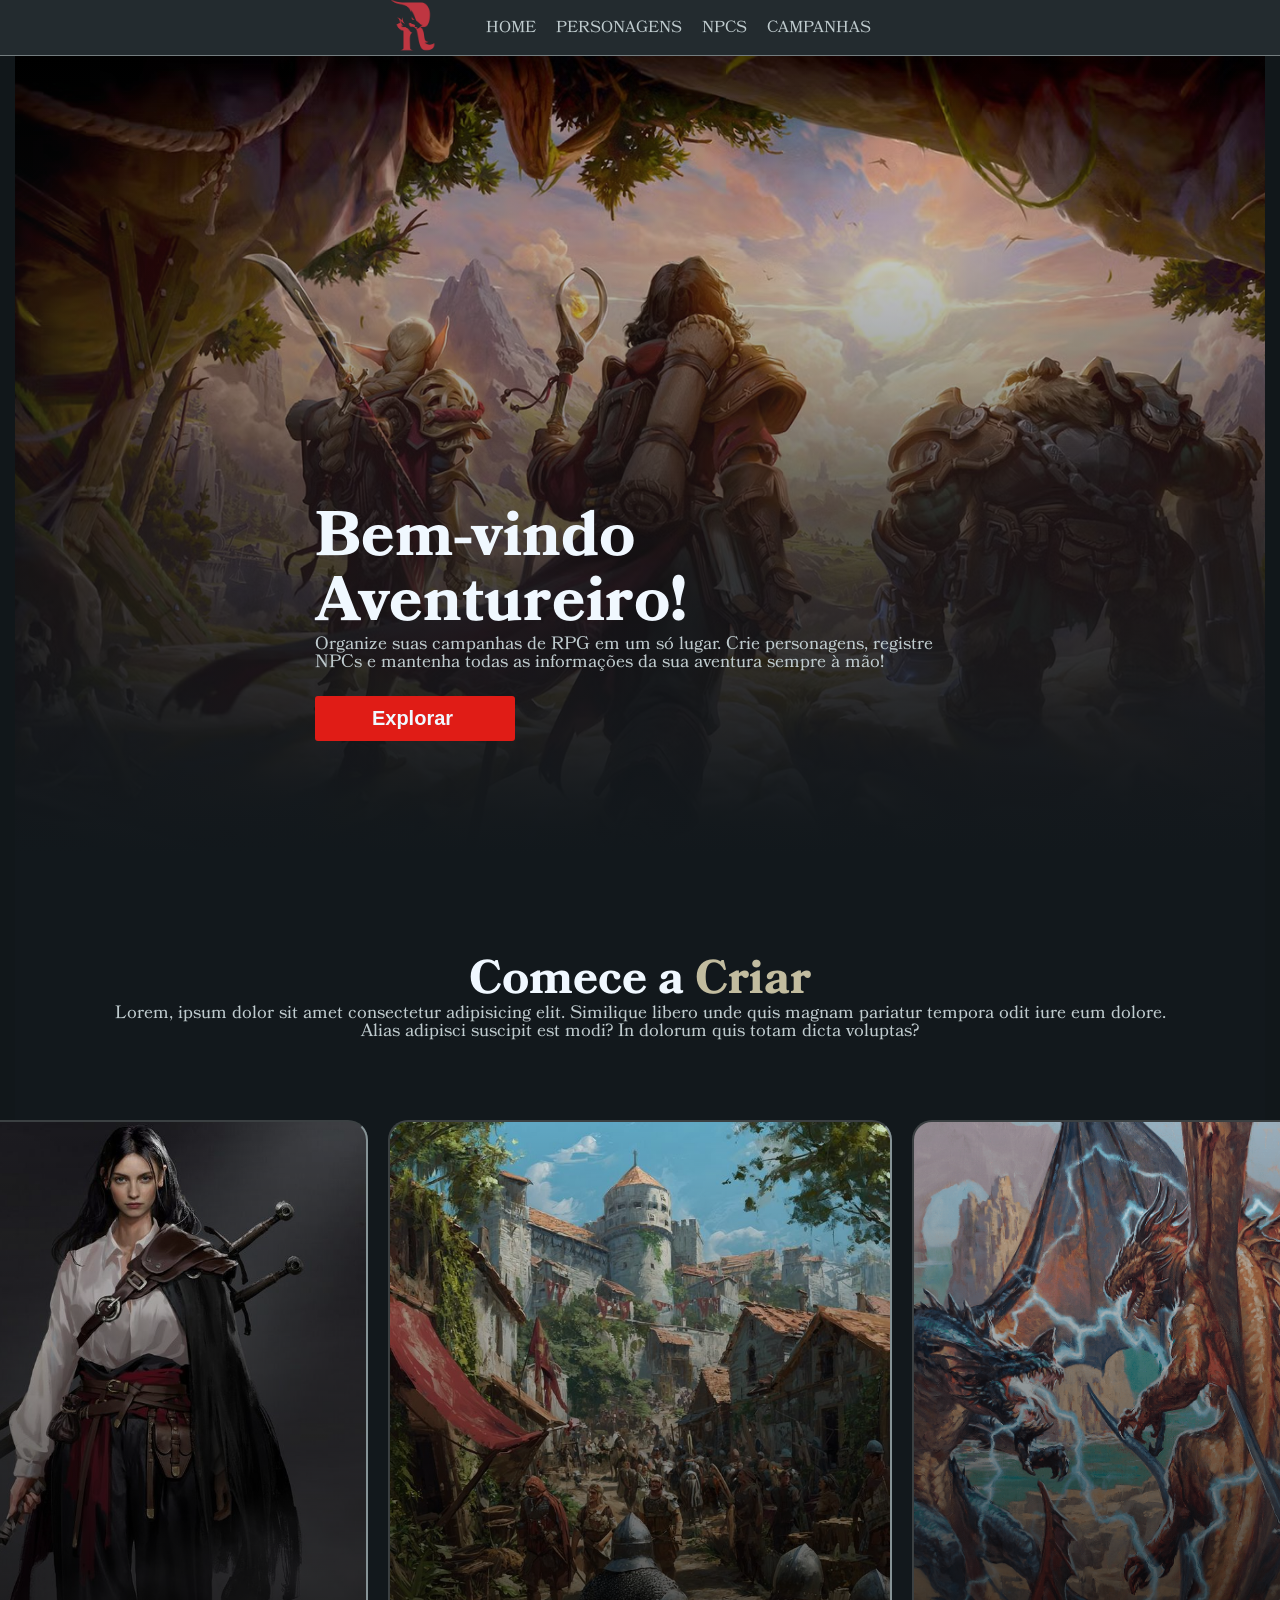
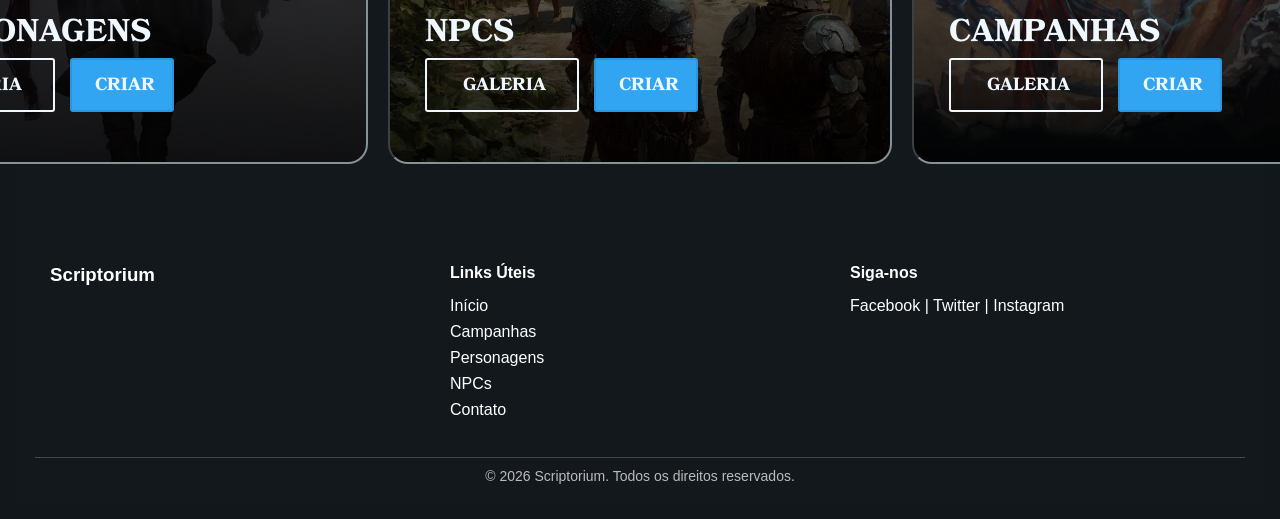
<file: index.html>
<!DOCTYPE html>
<html lang="en">

<head>
    <meta charset="UTF-8">
    <meta name="viewport" content="width=device-width, initial-scale=1.0">
    <link href="https://cdn.boxicons.com/3.0.8/fonts/basic/boxicons.min.css" rel="stylesheet">
    <link href="https://cdn.boxicons.com/3.0.8/fonts/filled/boxicons-filled.min.css" rel="stylesheet">
    <link href="https://cdn.boxicons.com/3.0.8/fonts/brands/boxicons-brands.min.css" rel="stylesheet">
    <link href="https://cdn.boxicons.com/animations.min.css" rel="stylesheet">
    <link rel="stylesheet" href="index.css">
    <title>Home Page</title>
</head>
<body>
    <nav>
        <ul>
            <li><img src="assets\logo.png" alt="logo"></li>
            <li><a href="">HOME</a></li>
            <li><a href="pages/characters/">PERSONAGENS</a></li>
            <li><a href="">NPCS</a></li>
            <li><a href="">CAMPANHAS</a></li>
            <li><a href="https://github.com/yMot4" target="_blank"><i class="bxl bx-github"></i></a></li>
            <li><a href="https://www.linkedin.com/in/pedro-mota-9a7443328/" target="_blank"><i
                        class="bxl bx-linkedin-square"></i></a></li>
        </ul>
    </nav>
    <div class="base">
        <main>
            <div class="banner">
                <div class="boas-vindas">
                    <h1>Bem-vindo Aventureiro!</h1>
                    <p>Organize suas campanhas de RPG em um só lugar. Crie personagens, registre NPCs e mantenha todas
                        as informações da sua aventura sempre à mão!</p>
                    <a href="#cards" class="link-inicio">
                        <div class="botao-inicio">
                            Explorar <i class="bx bx-arrow-right-stroke"></i>
                        </div>
                    </a>
                </div>
            </div>
            <div class="blabla">
                <h1>Comece a <span class="highlight">Criar</span></h1>
                <span class="desc">Lorem, ipsum dolor sit amet consectetur adipisicing elit. Similique libero unde quis magnam pariatur tempora odit iure eum dolore. Alias adipisci suscipit est modi? In dolorum quis totam dicta voluptas?</span>
            </div>
            <div id="cards" class="cards">
                <div class="card-perso">
                    <div class="card-info">
                        <h1>PERSONAGENS</h1>
                        <div class="card-buttons">
                            <a href="pages/characters/">
                                <div class="button-view"><i class="bx bx-folder-open"></i>GALERIA</div>
                            </a>
                            <a href="">
                                <div class="button-create"><i class="bx bx-plus "></i>CRIAR</div>
                            </a>
                        </div>
                    </div>
                </div>
                <div class="card-npc">
                    <div class="card-info">
                        <h1>NPCS</h1>
                        <div class="card-buttons">
                            <a href="">
                                <div class="button-view"><i class="bx bx-folder-open"></i>GALERIA</div>
                            </a>
                            <a href="">
                                <div class="button-create"><i class="bx bx-plus"></i>CRIAR</div>
                            </a>
                        </div>
                    </div>
                </div>
                <div class="card-camp">
                    <div class="card-info">
                        <h1>CAMPANHAS</h1>
                        <div class="card-buttons">
                            <a href="">
                                <div class="button-view"><i class="bx bx-folder-open"></i>GALERIA</div>
                            </a>
                            <a href="">
                                <div class="button-create"><i class="bx bx-plus"></i>CRIAR</div>
                            </a>
                        </div>
                    </div>
                </div>
            </div>
        </main>
        <footer class="site-footer">
            <div class="footer-content">
                <div class="footer-section about">
                    <h3>Scriptorium</h3>
                </div>
                <div class="footer-section links">
                    <h4>Links Úteis</h4>
                    <ul>
                        <li><a href="#">Início</a></li>
                        <li><a href="#">Campanhas</a></li>
                        <li><a href="#">Personagens</a></li>
                        <li><a href="#">NPCs</a></li>
                        <li><a href="#">Contato</a></li>
                    </ul>
                </div>
                <div class="footer-section social">
                    <h4>Siga-nos</h4>
                    <a href="#">Facebook</a> |
                    <a href="#">Twitter</a> |
                    <a href="#">Instagram</a>
                </div>
            </div>
            <div class="footer-bottom">
                &copy; 2026 Scriptorium. Todos os direitos reservados.
            </div>
        </footer>
    </div>
</body>

</html>
</file>
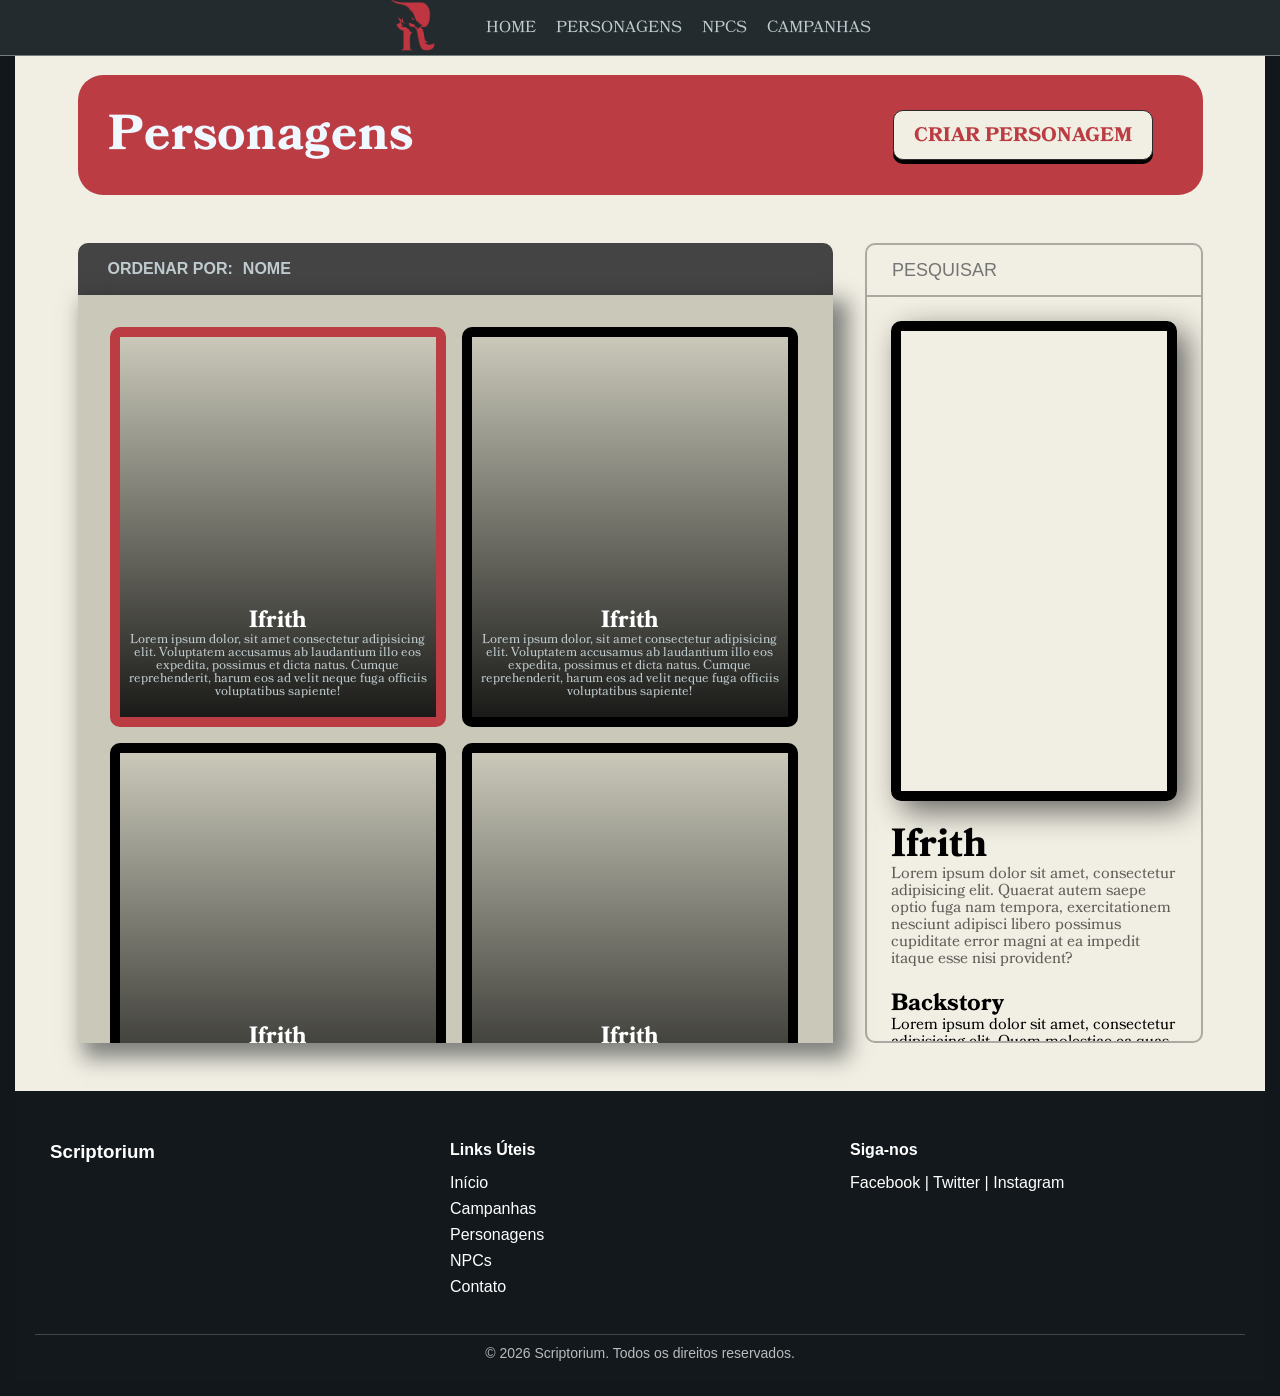
<file: pages/characters/index.html>
<!DOCTYPE html>
<html lang="en">

<head>
    <meta charset="UTF-8">
    <meta name="viewport" content="width=device-width, initial-scale=1.0">
    <link href="https://cdn.boxicons.com/3.0.8/fonts/basic/boxicons.min.css" rel="stylesheet">
    <link href="https://cdn.boxicons.com/3.0.8/fonts/filled/boxicons-filled.min.css" rel="stylesheet">
    <link href="https://cdn.boxicons.com/3.0.8/fonts/brands/boxicons-brands.min.css" rel="stylesheet">
    <link href="https://cdn.boxicons.com/animations.min.css" rel="stylesheet">
    <link rel="stylesheet" href="index.css">
    <title>Characters</title>
</head>

<body>
    <nav>
        <ul>
            <li><img src="../../assets\logo.png" alt="logo"></li>
            <li><a href="../../index.html">HOME</a></li>
            <li><a href="">PERSONAGENS</a></li>
            <li><a href="">NPCS</a></li>
            <li><a href="">CAMPANHAS</a></li>
            <li><a href="https://github.com/yMot4" target="_blank"><i class="bxl bx-github"></i></a></li>
            <li><a href="https://www.linkedin.com/in/pedro-mota-9a7443328/" target="_blank"><i
                        class="bxl bx-linkedin-square"></i></a></li>
        </ul>
    </nav>
    <div class="base">
        <main>
            <div class="header-page-create">
                <h1>Personagens</h1>
                <a href="">
                    <div class="button-create-perso">CRIAR PERSONAGEM</div>
                </a>
            </div>
            <section>
                <div class="section-gallery">
                    <div class="album">
                        <div class="album-header">
                            <!-- <div class="binder-tag selected-tag ">
                                <span>PERSONAGENS</span>
                            </div>
                            <div class="binder-tag">
                                <span>NPCS</span>
                            </div>
                            <div class="binder-tag">
                                <span>CAMPANHAS</span>
                            </div> -->
                            <div class="header-filters">
                                <span>ORDENAR POR:</span>
                                <span style="margin-left: 10px;">NOME</span>
                                <i class="bxf bx-caret-right bx-remove-padding" style="font-size: 22px;"></i>
                                <i class="bx bx-grid bx-remove-padding" style="margin-left: auto; font-size: 22px;"></i>
                                <i class="bx bx-card-view-small bx-remove-padding" style="margin-left: 5px; font-size: 22px;"></i>
                            </div>
                        </div>
                        <div class="album-content">
                            <div class="album-content-div">
                                <div class="card card-selected">
                                    <div class="card-info">
                                        <h1>Ifrith</h1>
                                        <p>Lorem ipsum dolor, sit amet consectetur adipisicing elit. Voluptatem accusamus ab laudantium illo eos expedita, possimus et dicta natus. Cumque reprehenderit, harum eos ad velit neque fuga officiis voluptatibus sapiente!</p>
                                    </div>
                                </div>
                                <div class="card">
                                    <div class="card-info">
                                        <h1>Ifrith</h1>
                                        <p>Lorem ipsum dolor, sit amet consectetur adipisicing elit. Voluptatem accusamus ab laudantium illo eos expedita, possimus et dicta natus. Cumque reprehenderit, harum eos ad velit neque fuga officiis voluptatibus sapiente!</p>
                                    </div>
                                </div>
                                <div class="card">
                                    <div class="card-info">
                                        <h1>Ifrith</h1>
                                        <p>Lorem ipsum dolor, sit amet consectetur adipisicing elit. Voluptatem accusamus ab laudantium illo eos expedita, possimus et dicta natus. Cumque reprehenderit, harum eos ad velit neque fuga officiis voluptatibus sapiente!</p>
                                    </div>
                                </div>
                                <div class="card">
                                    <div class="card-info">
                                        <h1>Ifrith</h1>
                                        <p>Lorem ipsum dolor, sit amet consectetur adipisicing elit. Voluptatem accusamus ab laudantium illo eos expedita, possimus et dicta natus. Cumque reprehenderit, harum eos ad velit neque fuga officiis voluptatibus sapiente!</p>
                                    </div>
                                </div>
                                <div class="card">
                                    <div class="card-info">
                                        <h1>Ifrith</h1>
                                        <p>Lorem ipsum dolor, sit amet consectetur adipisicing elit. Voluptatem accusamus ab laudantium illo eos expedita, possimus et dicta natus. Cumque reprehenderit, harum eos ad velit neque fuga officiis voluptatibus sapiente!</p>
                                    </div>
                                </div>
                                <div class="card">
                                    <div class="card-info">
                                        <h1>Ifrith</h1>
                                        <p>Lorem ipsum dolor, sit amet consectetur adipisicing elit. Voluptatem accusamus ab laudantium illo eos expedita, possimus et dicta natus. Cumque reprehenderit, harum eos ad velit neque fuga officiis voluptatibus sapiente!</p>
                                    </div>
                                </div>
                                <div class="card">
                                    <div class="card-info">
                                        <h1>Ifrith</h1>
                                        <p>Lorem ipsum dolor, sit amet consectetur adipisicing elit. Voluptatem accusamus ab laudantium illo eos expedita, possimus et dicta natus. Cumque reprehenderit, harum eos ad velit neque fuga officiis voluptatibus sapiente!</p>
                                    </div>
                                </div>
                                <div class="card">
                                    <div class="card-info">
                                        <h1>Ifrith</h1>
                                        <p>Lorem ipsum dolor, sit amet consectetur adipisicing elit. Voluptatem accusamus ab laudantium illo eos expedita, possimus et dicta natus. Cumque reprehenderit, harum eos ad velit neque fuga officiis voluptatibus sapiente!</p>
                                    </div>
                                </div>
                                <div class="card">
                                    <div class="card-info">
                                        <h1>Ifrith</h1>
                                        <p>Lorem ipsum dolor, sit amet consectetur adipisicing elit. Voluptatem accusamus ab laudantium illo eos expedita, possimus et dicta natus. Cumque reprehenderit, harum eos ad velit neque fuga officiis voluptatibus sapiente!</p>
                                    </div>
                                </div>
                            </div>
                        </div>
                    </div>
                </div>
                <div class="section-character-bio">
                    <div class="search-bar-div">
                        <i class="bx bx-search"></i>
                        <input type="text" class="search-bar" placeholder="PESQUISAR">
                    </div>
                    <div class="character-bio">
                        <div class="portrait">
                            <div class="portrait-img"></div>
                        </div>
                        <div class="title">
                            <h1>Ifrith</h1>
                            <p>Lorem ipsum dolor sit amet, consectetur adipisicing elit. Quaerat autem saepe optio fuga
                                nam tempora, exercitationem nesciunt adipisci libero possimus cupiditate error magni at
                                ea impedit itaque esse nisi provident?</p>
                        </div>
                        <details class="backstory" open>
                            <summary>
                                <h2>Backstory</h2>
                                <i class="bxf bx-caret-right bx-remove-padding"></i>
                            </summary>
                            <div class="backstory-content">
                                <p>Lorem ipsum dolor sit amet, consectetur adipisicing elit. Quam molestiae ea quas aut eveniet velit dignissimos quidem nulla sint assumenda reiciendis omnis, saepe minus sunt, magni odio iste corporis similique.</p>
                            </div>
                        </details>
                        <div class="control-buttons">
                            <div class="button-sheet"><i class="bxf bx-file-detail bx-remove-padding"></i><span>BAIXAR FICHA</span></div>
                            <div class="button-edit"></i><span>EDITAR</span></div>
                            <div class="button-delete"><span>DELETAR</span></div>
                        </div>
                    </div>
                </div>
            </section>
        </main>
        <footer class="site-footer">
            <div class="footer-content">
                <div class="footer-section about">
                    <h3>Scriptorium</h3>
                </div>
                <div class="footer-section links">
                    <h4>Links Úteis</h4>
                    <ul>
                        <li><a href="#">Início</a></li>
                        <li><a href="#">Campanhas</a></li>
                        <li><a href="#">Personagens</a></li>
                        <li><a href="#">NPCs</a></li>
                        <li><a href="#">Contato</a></li>
                    </ul>
                </div>
                <div class="footer-section social">
                    <h4>Siga-nos</h4>
                    <a href="#">Facebook</a> |
                    <a href="#">Twitter</a> |
                    <a href="#">Instagram</a>
                </div>
            </div>
            <div class="footer-bottom">
                &copy; 2026 Scriptorium. Todos os direitos reservados.
            </div>
        </footer>
    </div>
</body>

</html>
</file>
<file: index.css>
@font-face {
    font-family: "Dnd";
    src: url("fonts/Bookinsanity.otf");
    font-style: normal;
}

@font-face {
    font-family: "Dnd";
    src: url("fonts/Bookinsanity Bold.otf");
    font-style: normal;
    font-weight: 700;
}

* {
    margin: 0;
    padding: 0;
}

html {
    scroll-behavior: smooth;
}

body {
    height: fit-content;
    background-color: #11171a;
    font-family: "Dnd";
}

.base {
    padding-top: 40px;
    height: fit-content;
    margin: 15px;
    display: flex;
    flex-direction: column;
}

nav {
    width: 100%;
    display: flex;
    justify-content: center;
    background-color: #232b2f;
    position: fixed;
    z-index: 1;
    top: 0;
    border-bottom: 1px solid #747d7f;
}

nav img {
    height: 55px;
}

nav ul {
    height: 55px;
    width: 100%;
    list-style-type: none;
    display: flex;
    gap: 20px;
    align-items: center;
    justify-content: center;
}

li a {
    text-decoration: none;
    color: #bfcbce;
    transition: color 0.3s;
}

li a:hover {
    color: aliceblue;
}

li i {
    font-size: large;
    color: #bfcbce;
    transition: color 0.3s;
}

li i:hover {
    color: aliceblue;
}

main {
    height: fit-content;
    width: 100%;
    display: flex;
    flex-direction: column;
    align-items: center;
    justify-content: center;
    background-color: #12181c;
    background-size: cover;
}

.banner {
    height: 800px;
    width: 100%;
    background: 
    linear-gradient(to bottom, transparent, #12181c), 
    url("assets/camp-back.avif");
    background-size: cover;
    background-repeat: no-repeat;
    display: flex;
}

.boas-vindas {
    height: 100px;
    width: 50%;
    display: flex;
    flex-direction: column;
    color: aliceblue;
    margin-top: auto;
    margin-bottom: 250px;
    margin-left: 300px;
}

.boas-vindas h1 {
    font-size: 4em;
    font-weight: bolder;
}

.boas-vindas p {
    font-size: 18px;
    color: #bfcbce;
}

.link-inicio {
    margin-top: 5px;
    display: block;
    text-decoration: none;
}

.botao-inicio {
    display: inline-block;
    height: 45px;
    width: 200px;
    background-color: #e01c16;
    color: aliceblue;
    border-radius: 3px;
    display: flex;
    align-items: center;
    justify-content: center;
    font-size: 20px;
    font-family: sans-serif;
    font-weight: bold;
    transition: 0.3s ease;
    margin-top: 1em;
}

.botao-inicio i {
    margin-left: 5px;
    transition: transform 0.3s ease;
    font-size: 25px;
}

.botao-inicio:hover {
    background-color: #a11712;
}

.botao-inicio:hover i {
    transform: translateX(5px);
}

.blabla {
    margin-top: 100px;
    margin-bottom: 30px;
    width: 100%;
    background-color: #12181c;
    display: flex;
    flex-direction: column;
    align-items: center;
    justify-content: center;
}

.blabla h1 {
    font-size: 3em;
    font-weight: bolder;
    color: aliceblue;
}

.highlight {
    color: #c2bc9f;
}

.desc {
    width: 60em;
    color: #bfcbce;
    text-align: center;
    font-size: large;
}

.cards {
    height: fit-content;
    width: stretch;
    display: flex;
    align-items: center;
    justify-content: center;
    padding: 50px;
    gap: 20px;
    background: 
    linear-gradient(#12181cba), 
    url('assets/background.jpg');
    background-size: cover;
    scroll-margin-top: 200px;
}

.card-perso {
    height: 640px;
    width: 500px;
    border-radius: 20px;
    background: 
    linear-gradient(to bottom, transparent, #000000de), 
    url('assets/VELARIS TENEBRIS.jpg');
    background-size: cover;
    background-position: center;
    display: flex;
    flex-direction: column;
    overflow: hidden;
    position: relative;
    border: 2px inset #869396;
}

.card-npc {
    height: 640px;
    width: 500px;
    background: 
    linear-gradient(to bottom, transparent, #000000de), 
    url('assets/npcs_2.jpg');
    background-size: cover;
    background-position: center;
    border-radius: 20px;
    display: flex;
    flex-direction: column;
    position: relative;
    overflow: hidden;
    border: 2px inset #869396;
}

.card-camp {
    height: 640px;
    width: 500px;
    background: 
    linear-gradient(to bottom, transparent, #000000de), 
    url("assets/dragons.png");
    background-size: cover;
    background-position: center;
    background-position: -200px;
    border-radius: 20px;
    display: flex;
    flex-direction: column;
    position: relative;
    overflow: hidden;
    border: 2px inset #869396;
}

.card-perso::before,
.card-npc::before,
.card-camp::before {
    content: '';
  position: absolute;
  top: 0;
  left: -100%;
  width: 50%;
  height: 100%;
  background: linear-gradient(
    to right, 
    rgba(255, 255, 255, 0) 0%, 
    rgba(255, 255, 255, 0.3) 50%, 
    rgba(255, 255, 255, 0) 100%
  );
  transform: skewX(-25deg);
  transition: none;
}

.card-perso:hover::before,
.card-npc:hover::before,
.card-camp:hover::before {
    left: 125%;
    transition: all 0.7s ease;
}

main a {
    text-decoration: none;
}

.card-info {
    color: aliceblue;
    margin-top: auto;
    margin-left: 35px;
    margin-bottom: 50px;
}

.card-info h1 {
    margin-bottom: 10px;
}
.card-buttons {
    height: fit-content;
    display: flex;
    gap: 15px;
    font-weight: bold;
}

.button-view {
    border: solid 2px aliceblue;
    border-radius: 3px;
    color: aliceblue;
    height: 50px;
    width: 150px;
    display: flex;
    align-items: center;
    justify-content: center;
    font-size: large;
    gap: 5px;
}

.button-create {
    border: solid 2px #2a96de;
    border-radius: 3px;
    color: aliceblue;
    background-color: #32a5f2;
    height: 50px;
    width: 100px;
    display: flex;
    align-items: center;
    justify-content: center;
    font-size: large;
    gap: 5px;
}

.site-footer{
    background-color: #12181c;
  color: #fff;
  padding: 40px 20px 20px 20px;
  font-family: Arial, sans-serif;
}

.footer-content{
  display: flex;
  flex-wrap: wrap;
  justify-content: space-between;
  max-width: 1200px;
  margin: 0 auto;
}

.footer-section{
  flex: 1;
  min-width: 200px;
  margin: 10px;
}

.footer-section h3,
.footer-section h4{
  margin-bottom: 15px;
}

.footer-section a{
  color: #fff;
  text-decoration: none;
}

.footer-section a:hover{
  text-decoration: underline;
}

.footer-section ul{
  list-style: none;
  padding: 0;
}

.footer-section ul li{
  margin-bottom: 8px;
}

.footer-bottom{
  text-align: center;
  margin-top: 20px;
  border-top: 1px solid #444;
  padding-top: 10px;
  font-size: 14px;
  color: #bbb;
}
</file>
<file: pages/characters/index.css>
@font-face {
    font-family: "Dnd";
    src: url("../../fonts/Bookinsanity.otf");
    font-style: normal;
}

@font-face {
    font-family: "Dnd";
    src: url("../../fonts/Bookinsanity Bold.otf");
    font-style: normal;
    font-weight: 700;
}

* {
    margin: 0;
    padding: 0;
}

html {
    scroll-behavior: smooth;
}

body {
    height: fit-content;
    background-color: #11171a;
    font-family: "Dnd";
}

.base {
    padding-top: 40px;
    height: fit-content;
    margin: 15px;
    display: flex;
    flex-direction: column;
}

nav {
    width: 100%;
    display: flex;
    justify-content: center;
    background-color: #232b2f;
    position: fixed;
    z-index: 1;
    top: 0;
    border-bottom: 1px solid #747d7f;
}

nav img {
    height: 55px;
}

nav ul {
    height: 55px;
    width: 100%;
    list-style-type: none;
    display: flex;
    gap: 20px;
    align-items: center;
    justify-content: center;
}

li a {
    text-decoration: none;
    color: #bfcbce;
    transition: color 0.3s;
}

li a:hover {
    color: aliceblue;
}

li i {
    font-size: large;
    color: #bfcbce;
    transition: color 0.3s;
}

li i:hover {
    color: aliceblue;
}

main {
    height: fit-content;
    width: 100%;
    display: flex;
    flex-direction: column;
    align-items: center;
    background-color: #f1eee3;
    background-size: cover;
}

.header-page-create {
    height: 120px;
    width: 90%;
    /* background-color: #e01c16; */
    background-color: #bb3d43;
    border-radius: 25px;
    margin-top: 20px;
    display: flex;
    align-items: center;
    padding: 30px;
    box-sizing: border-box;
}

.header-page-create h1 {
    color: aliceblue;
    font-weight: bold;
    font-size: 50px;
    flex-grow: 1;
}

main a {
    text-decoration: none;
}

.button-create-perso {
    color: #bb3d43;
    font-weight: bold;
    font-size: 20px;
    height: 50px;
    width: fit-content;
    display: flex;
    align-items: center;
    justify-content: center;
    box-sizing: border-box;
    padding: 20px;
    background-color: #f1eee3;
    border-radius: 10px;
    box-shadow: 0 4px black;
    border: solid 1.5px rgb(42, 42, 42);
    gap: 5px;
    margin-right: 20px;
}

section {
    height: 800px;
    width: 90%;
    /* background-color: blue; */
    box-sizing: border-box;
    display: flex;
    margin-top: 3em;
    margin-bottom: 3em;
}

.section-gallery {
    width: 70%;
    /* background-color: #bb3d43; */
    box-sizing: border-box;
    padding-right: 2em;
}

.album {
    height: 100%;
    width: 100%;
    /* background-color: aqua; */
    display: flex;
    flex-direction: column;
}

.album-header {
    height: 3.5em;
    width: 100%;
    background-color: #444;
    display: flex;
    box-sizing: border-box;
    padding-left: 30px;
    padding-right: 30px;
    border-radius: 10px 10px 0 0;
}

/* .binder-tag {
    height: 100%;
    width: 15em;
    background-color: #444;
    color: #f1eee3;
    display: flex;
    align-items: center;
    justify-content: center;
    clip-path: polygon(0% 0%,
            calc(100% - 25px) 0%,
            100% 80%,
            100% 100%,
            0% 100%);
    border-radius: 5px 0 0 0;
    cursor: pointer;
    font-family: sans-serif;
}

.selected-tag {
    background-color: #bb3d43;
} */

.header-filters {
    height: 100%;
    flex-grow: 1;
    display: flex;
    align-items: center;
    font-family: sans-serif;
    font-weight: bold;
    color: #bfcbce;
}

.album-content {
    height: 100%;
    width: 100%;
    background-color: #c9c8b9;
    box-sizing: border-box;
    display: flex;
    overflow-y: auto;
    box-shadow: 10px 10px 20px 5px #11171a81;
}

.album-content::-webkit-scrollbar {
    background: #f1eee3;
    border: 2px solid #44444467;
    /* border-radius: 5px; */
}

.album-content::-webkit-scrollbar-thumb {
    background-color: #bb3d43;
    /* border-radius: 5px; */
}

.album-content-div {
    height: fit-content;
    width: fit-content;
    gap: 1em;
    display: flex;
    flex-wrap: wrap;
    padding: 2em;
}

.card {
    height: 25em;
    width: 21em;
    background-color: #bb6b3d;
    border-radius: 10px;
    display: flex;
    box-sizing: border-box;
    background: linear-gradient(to bottom, transparent, #000000de),url("https://i.pinimg.com/control1/1200x/f6/4e/77/f64e77258862d4ed607f3d0f73501d1a.jpg");
    background-size: cover;
    border: 10px solid black;
    transition: transform 0.3s ease;
    cursor: pointer;
}

.card:hover {
    transform: translateY(-10px);
}

.card-selected {
    border: 10px solid #bb3d43;
}

.card-info {
    height: 8em;
    width: 100%;
    /* background-color: #11171a; */
    margin-top: auto;
    display: flex;
    flex-direction: column;
    align-items: center;
    justify-content: center;
}

.card-info h1 {
    color: white;
}
.card-info p {
    color: #bfcbce;
    font-size: small;
    text-align: center;
}

.section-character-bio {
    width: 30%;
    box-sizing: border-box;
    border: 2px solid #44444467;
    border-radius: 10px;
    display: flex;
    flex-direction: column;
}

.search-bar-div {
    height: calc(3.5em - 4px);
    display: flex;
    align-items: center;
    /* background-color: #bb3d43; */
    border-bottom: 2px solid #44444467;
    color: #444444d4;
    box-sizing: border-box;
    padding: 1em;
}

.search-bar-div i {
    font-size: 1.5em;
}

.search-bar {
    font-size: large;
    margin-left: 0.5em;
    border: none;
    background: none;
    outline: none;
    color: #444444d4;
}

.character-bio {
    flex: 1;
    width: 100%;
    display: flex;
    flex-direction: column;
    box-sizing: border-box;
    padding: 1.5em;
    overflow-y: auto;
    overflow-x: hidden;
}

.character-bio::-webkit-scrollbar {
    background: #f1eee3;
    border-radius: 10px;
    width: 15px;
}

.character-bio::-webkit-scrollbar-thumb {
    background-color: #44444467;
    border-radius: 10px;
    border: 4px solid transparent;
    background-clip: padding-box;
}

.portrait {
    height: fit-content;
    width: 100%;
    display: flex;
    justify-content: center;
}

.portrait-img {
    height: 30em;
    width: 25em;
    /* background-color: #12181c; */
    border-radius: 10px;
    background-image: url("https://i.pinimg.com/control1/1200x/f6/4e/77/f64e77258862d4ed607f3d0f73501d1a.jpg");
    background-size: cover;
    box-shadow: 10px 10px 30px rgba(28, 28, 28, 0.656);
    box-sizing: border-box;
    border: 10px solid black;
    transition: transform 0.3s ease;
}

.portrait-img:hover {
    transform: scale(1.1);
}

.title {
    margin-top: 1.5em;
}

.title h1 {
    font-size: 2.5em;
}

.title p {
    color: rgba(0, 0, 0, 0.615);
}

.backstory {
    margin-top: 1.5em;
}

summary {
    list-style: none;
    display: flex;
    align-items: center;
    cursor: pointer;
}

summary i {
    transition: transform 0.3s ease;
}

details[open] i {
    transform: rotate(90deg);
}

.control-buttons {
    margin-top: 1.5em;
    display: flex;
    gap: 10px;
    justify-content: center;
    width: 100%;
}

.control-buttons>div {
    flex: 1;
    min-width: 0;
    color: #f1eee3;
    display: flex;
    align-items: center;
    justify-content: center;
    font-weight: bold;
    gap: 5px;
    padding: 5px;
    cursor: pointer;
    border-radius: 3px;
}

.control-buttons .button-sheet {
    height: 50px;
    flex: 2;
    background-color: #11171a;
}

.button-edit {
    background-color: #444;
}

.button-delete {
    background-color: #bb3d43;
}

/* FOOTER */
.site-footer {
    background-color: #12181c;
    color: #fff;
    padding: 40px 20px 20px 20px;
    font-family: Arial, sans-serif;
}

.footer-content {
    display: flex;
    flex-wrap: wrap;
    justify-content: space-between;
    max-width: 1200px;
    margin: 0 auto;
}

.footer-section {
    flex: 1;
    min-width: 200px;
    margin: 10px;
}

.footer-section h3,
.footer-section h4 {
    margin-bottom: 15px;
}

.footer-section a {
    color: #fff;
    text-decoration: none;
}

.footer-section a:hover {
    text-decoration: underline;
}

.footer-section ul {
    list-style: none;
    padding: 0;
}

.footer-section ul li {
    margin-bottom: 8px;
}

.footer-bottom {
    text-align: center;
    margin-top: 20px;
    border-top: 1px solid #444;
    padding-top: 10px;
    font-size: 14px;
    color: #bbb;
}
</file>
